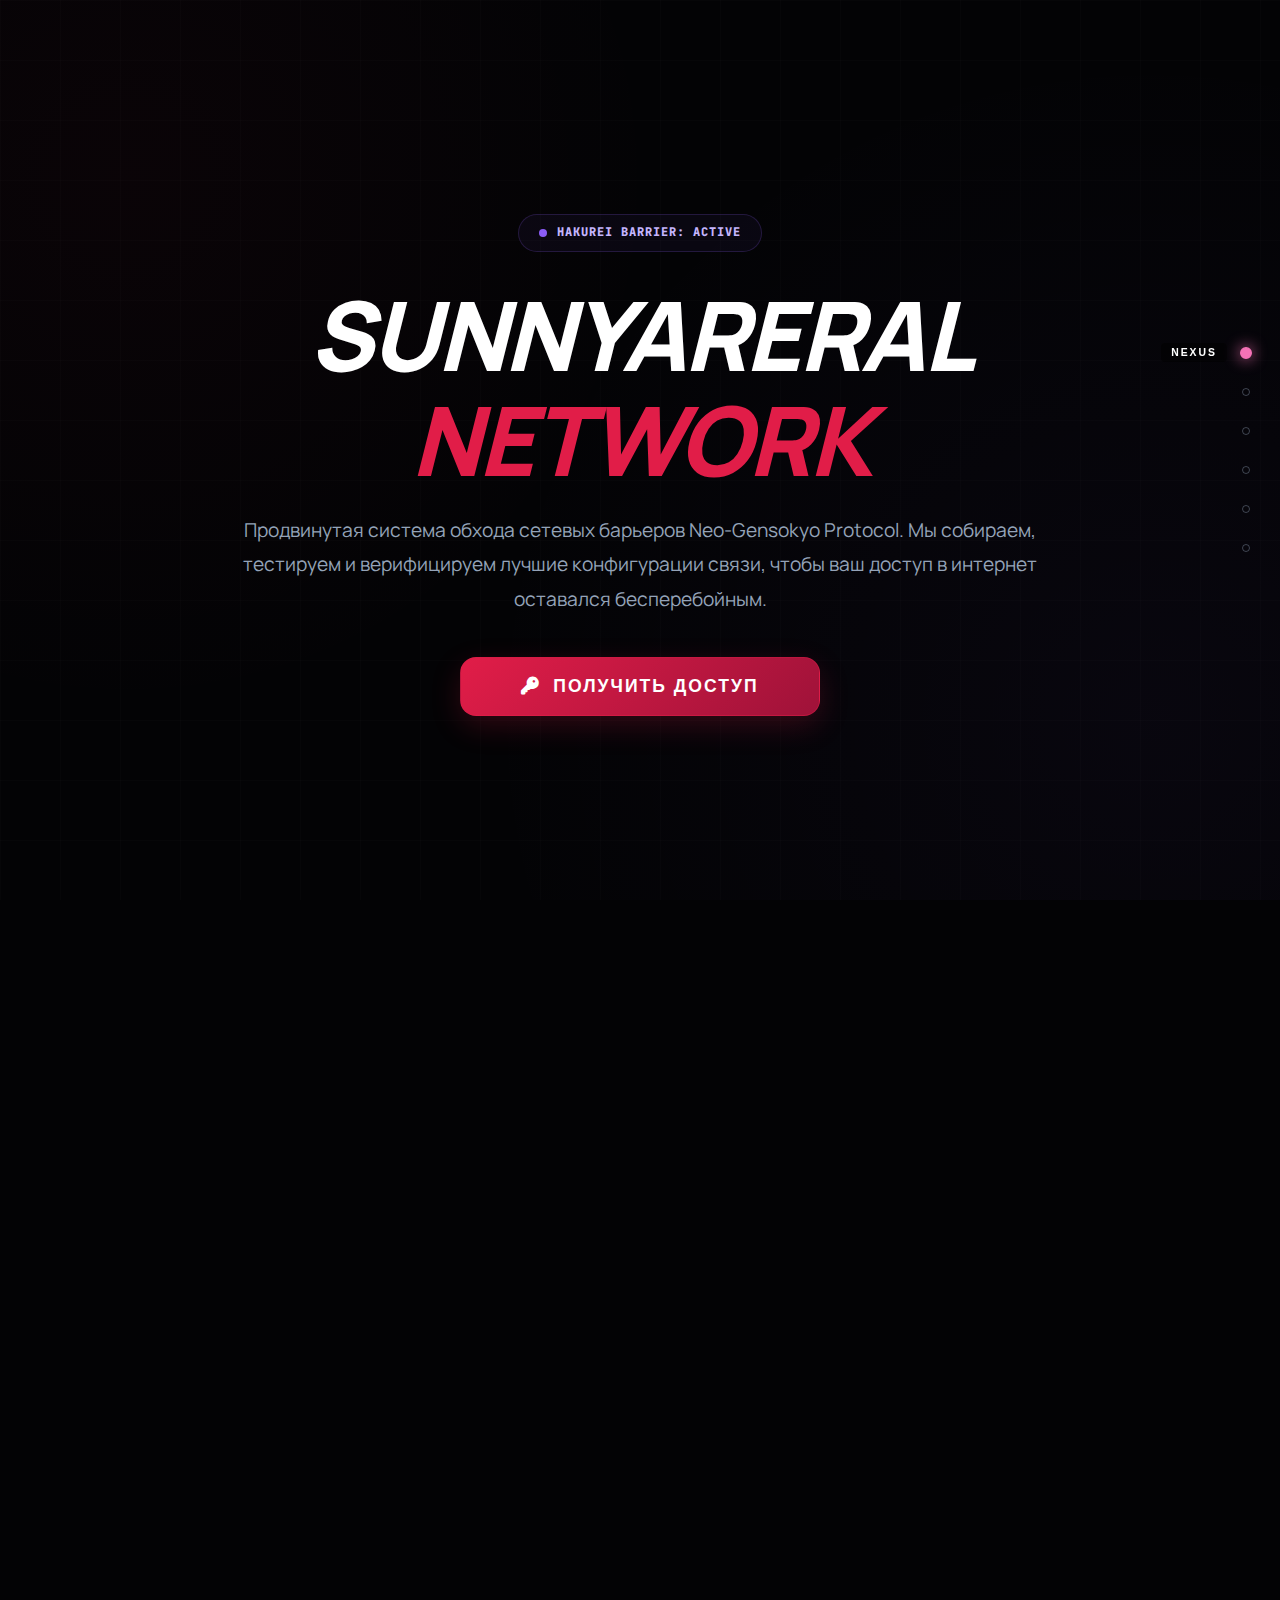
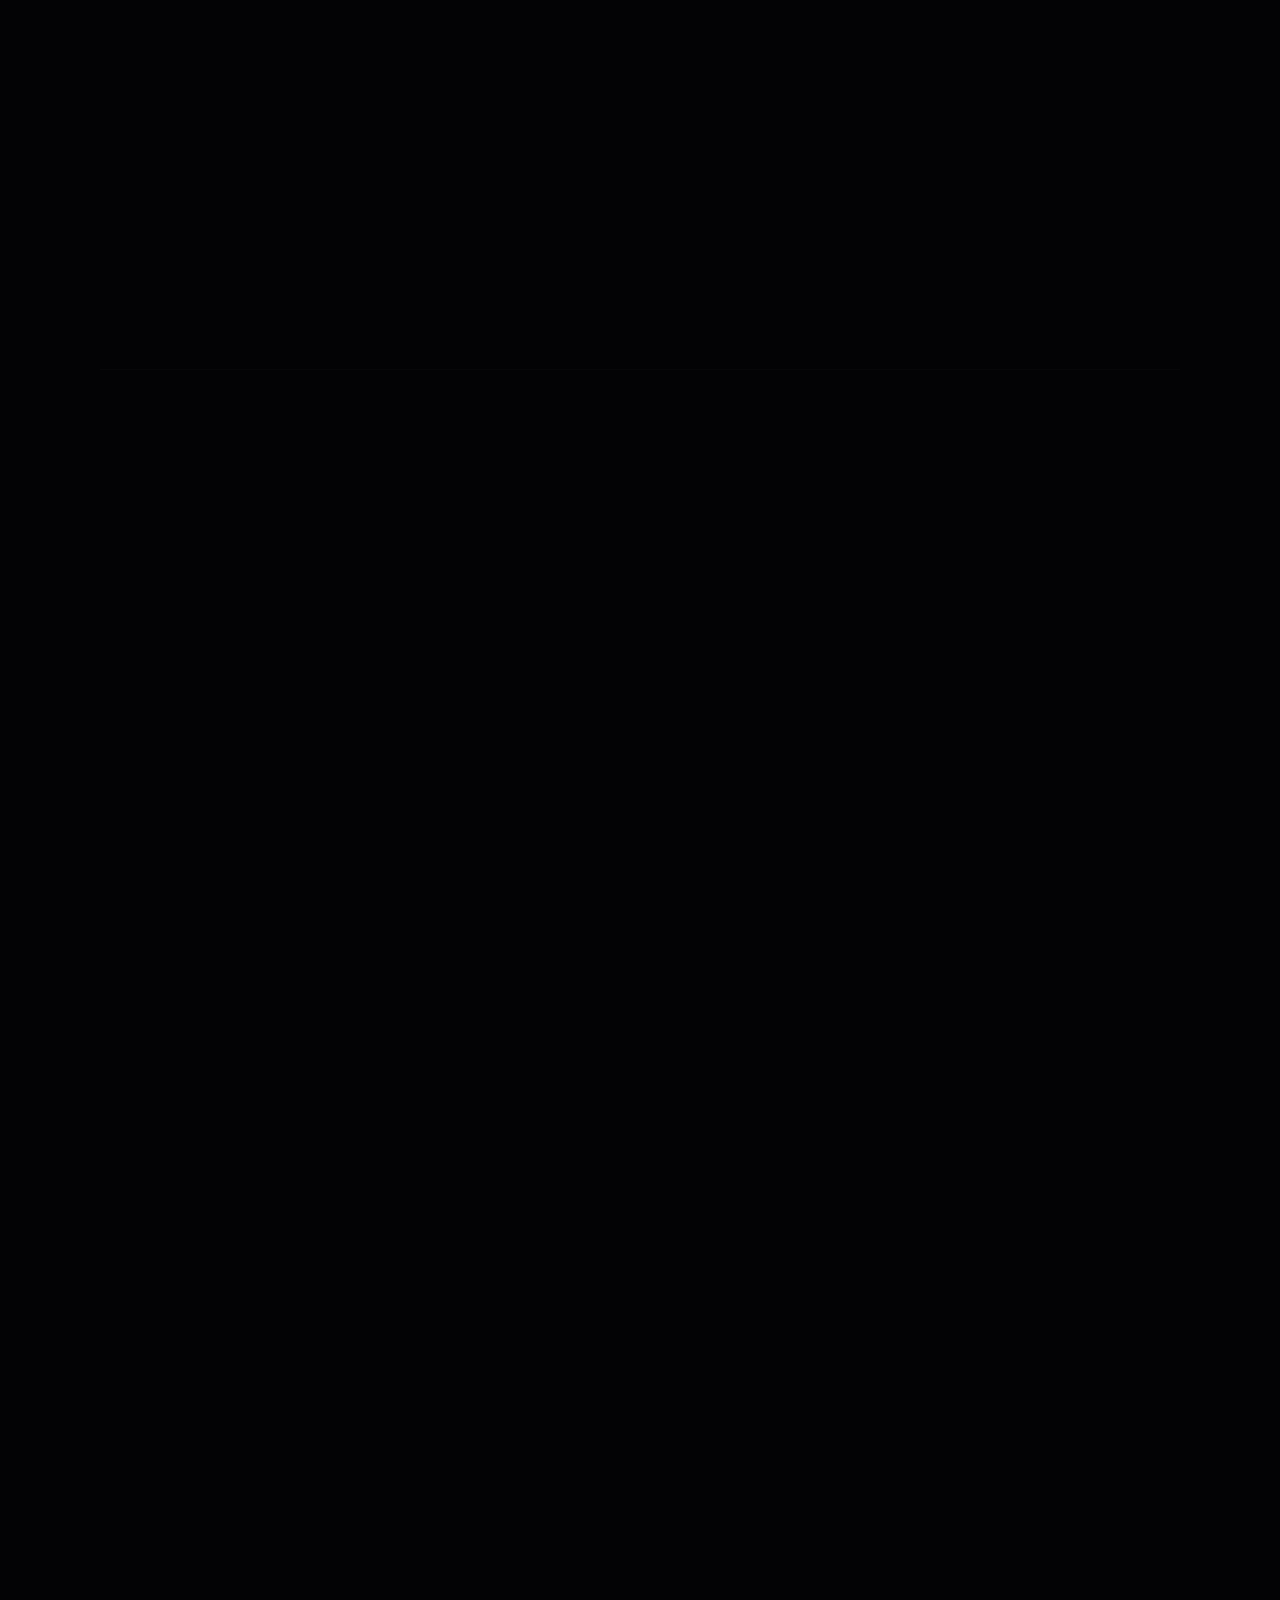
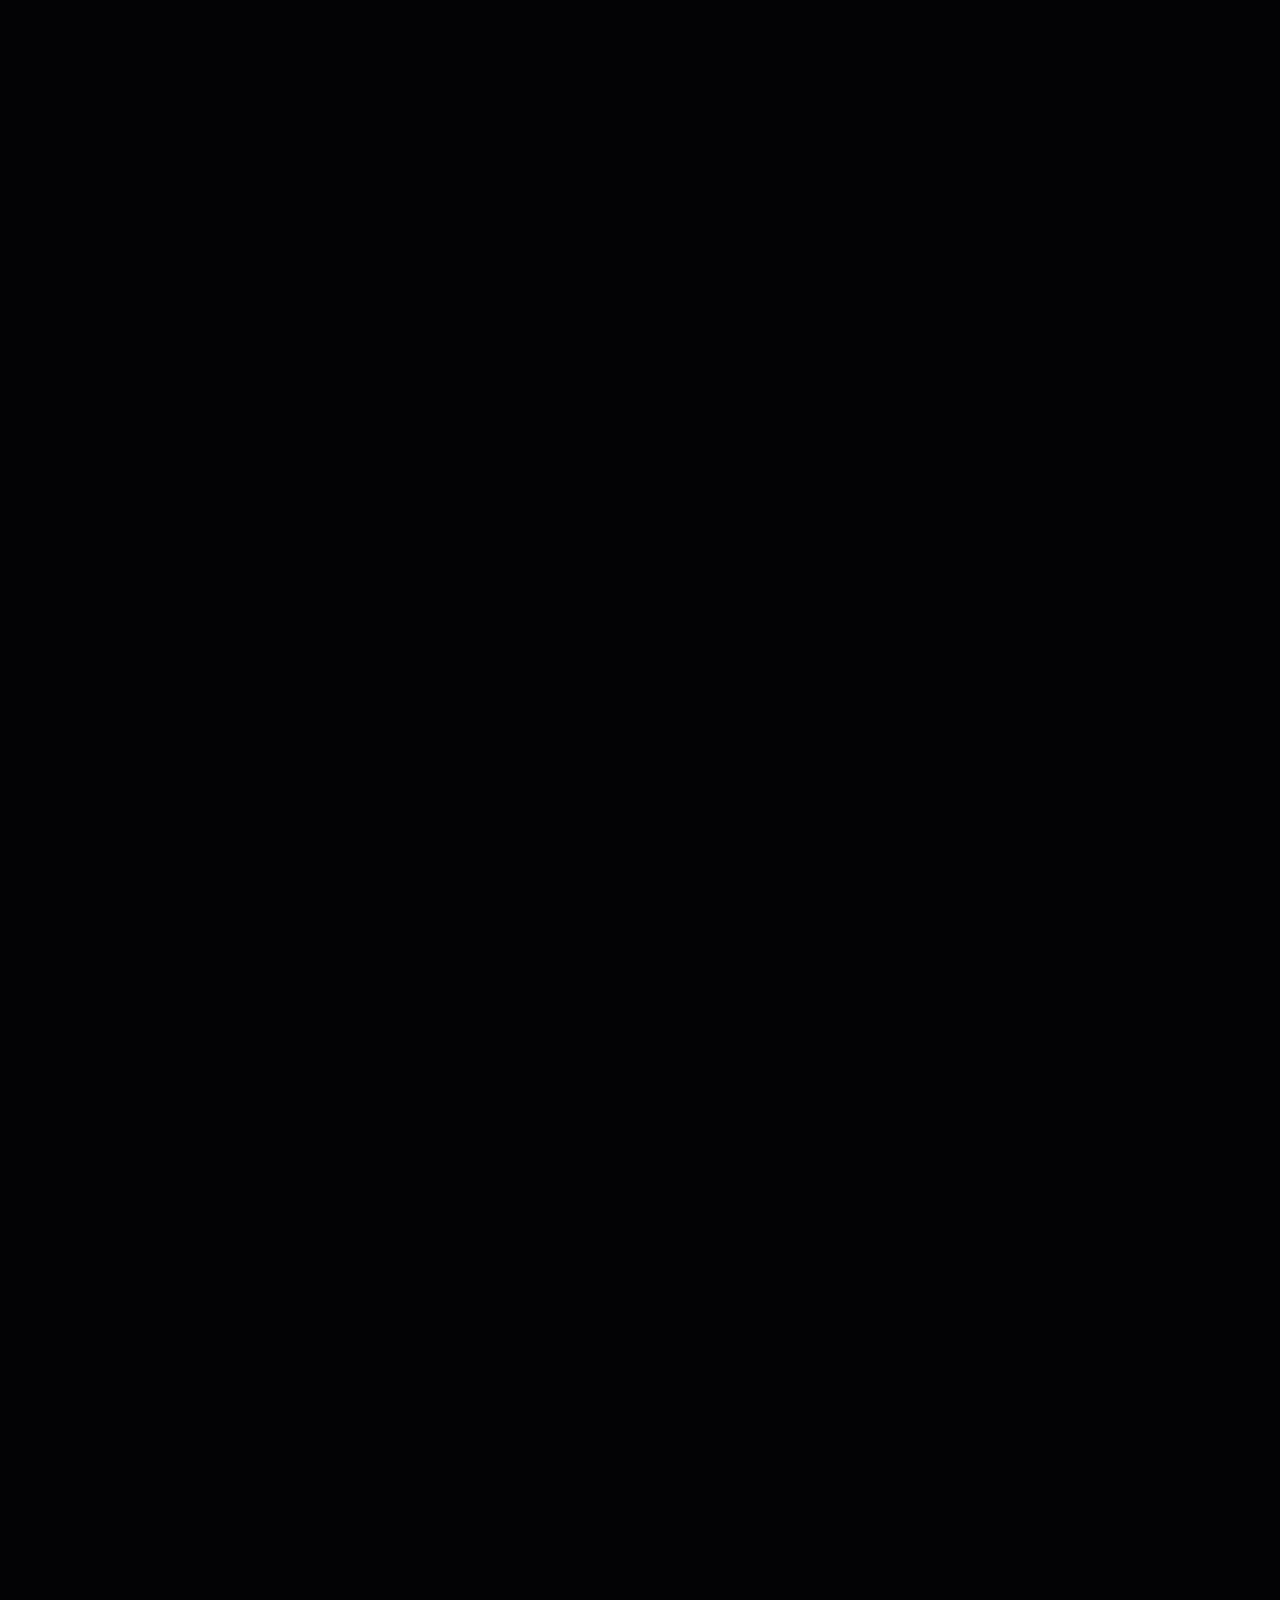
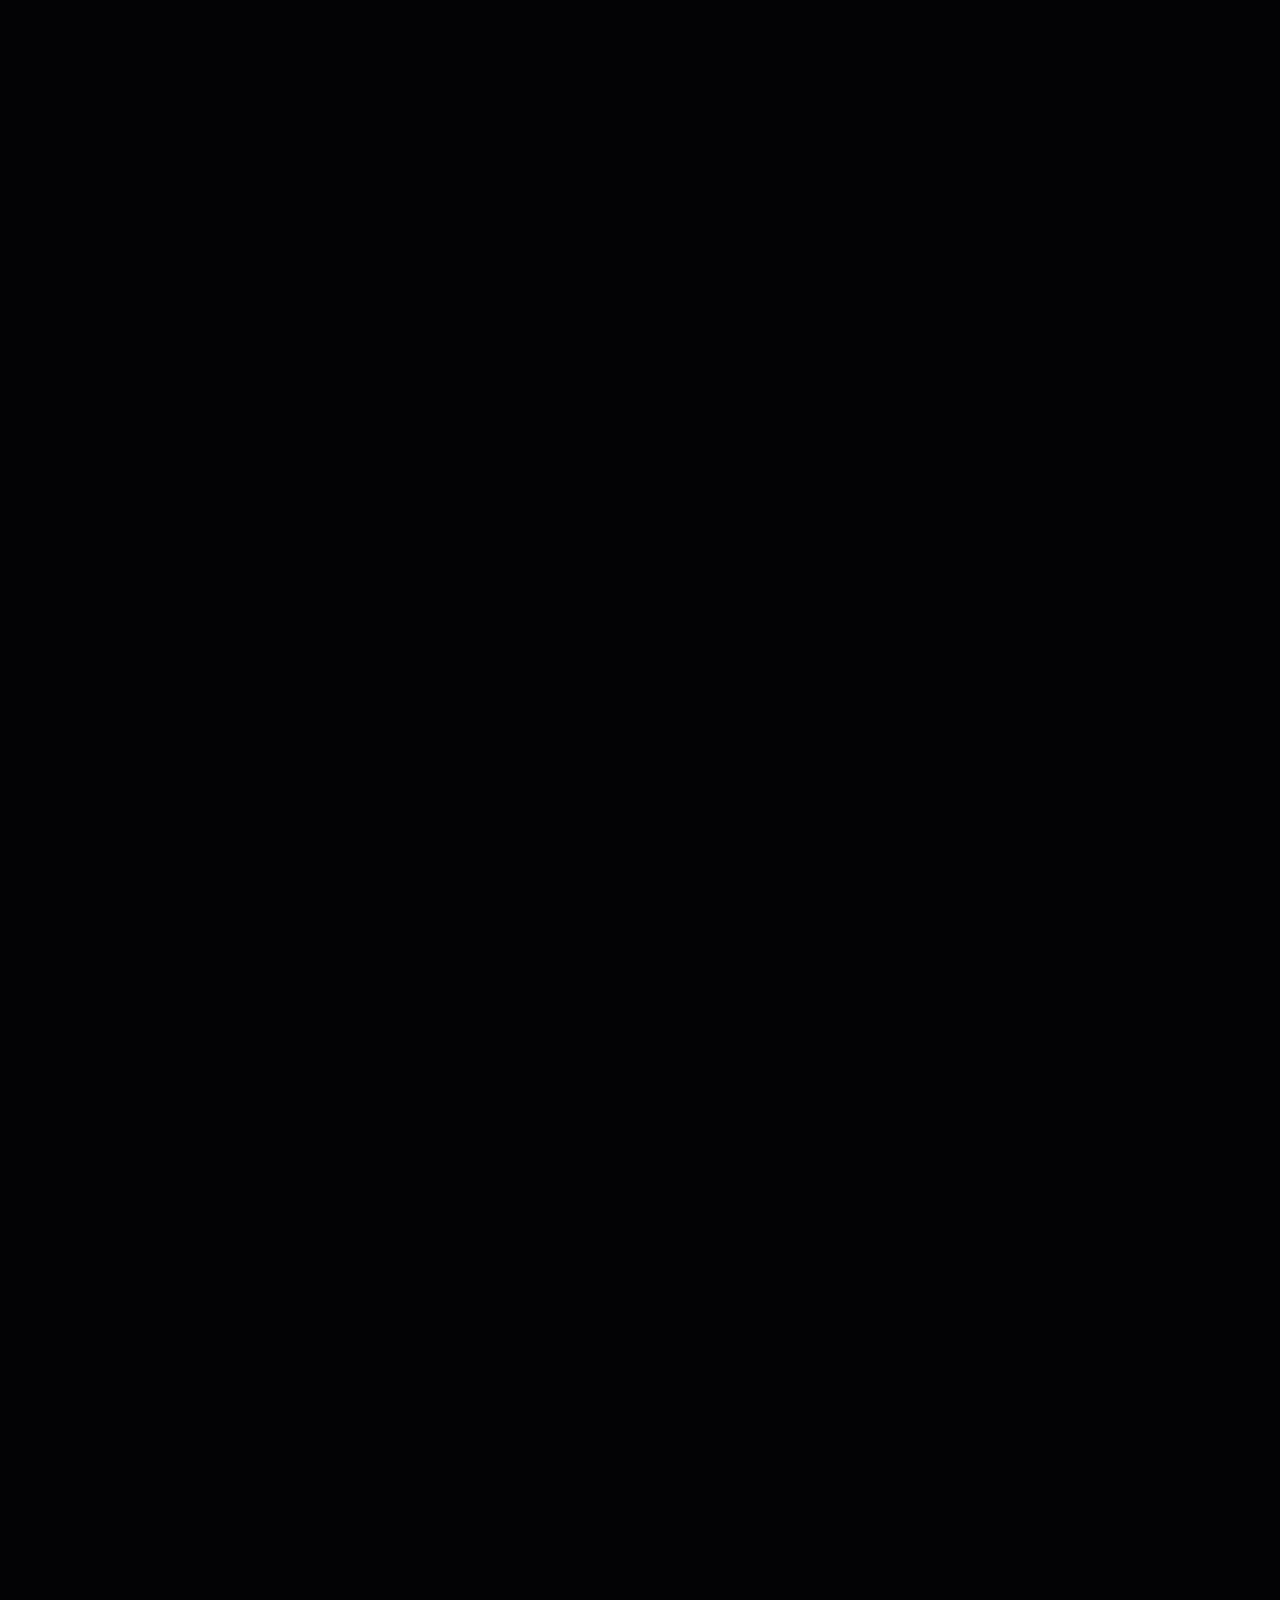
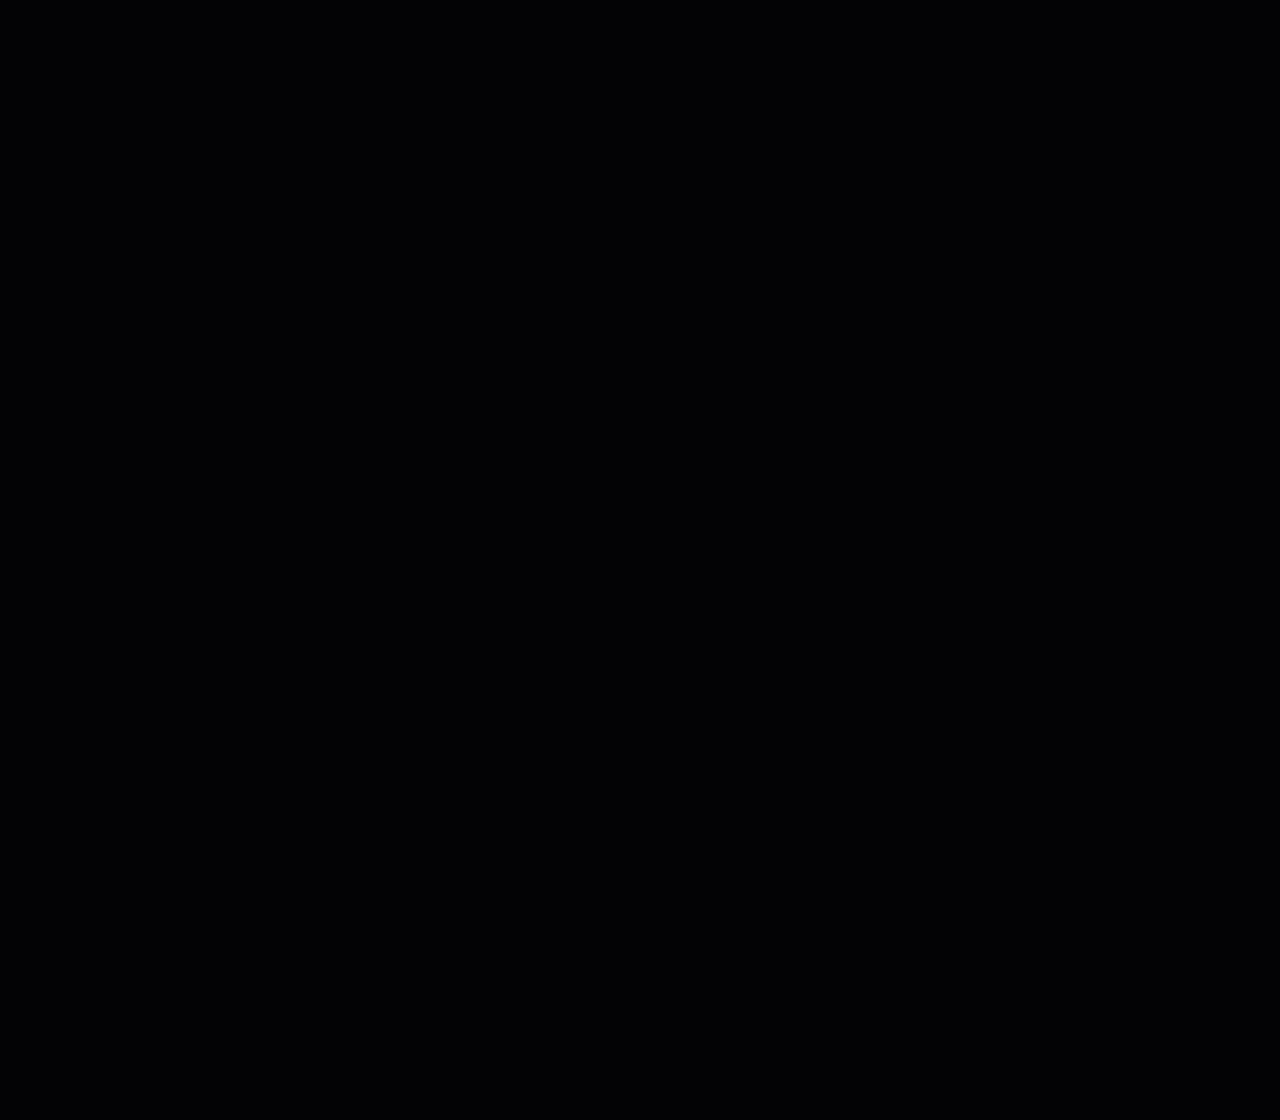
<file: index.html>
<!DOCTYPE html>
<html lang="ru">
<head>
    <meta charset="UTF-8">
    <meta name="viewport" content="width=device-width, initial-scale=1.0, maximum-scale=1.0, user-scalable=no">
    <title>SunnyAreral | Neo-Gensokyo Protocol</title>
    
    <link rel="preconnect" href="https://fonts.googleapis.com">
    <link href="https://fonts.googleapis.com/css2?family=Manrope:wght@300;400;600;800&family=JetBrains+Mono:wght@400;700&display=swap" rel="stylesheet">
    <link rel="stylesheet" href="https://cdnjs.cloudflare.com/ajax/libs/font-awesome/6.4.0/css/all.min.css">

    <style>
        :root {
    /* Premium Dark Cyberpunk Palette */
    --bg-void: #030305;
    --bg-surface: rgba(12, 12, 16, 0.6);
    --bg-card: rgba(18, 18, 24, 0.4);
    --bg-hover: rgba(30, 30, 40, 0.8);
    
    /* Touhou Accents */
    --accent: #f97316; 
    --touhou-red: #e11d48;
    --touhou-purple: #8b5cf6;
    --touhou-sakura: #f472b6;
    
    --cyber-blue: #0ea5e9;
    --cyber-green: #10b981;
    
    --text-main: #ffffff;
    --text-dim: #94a3b8;
    --text-dark: #52525b;
    
    --border: rgba(255, 255, 255, 0.05);
    --border-light: rgba(139, 92, 246, 0.2);
    
    --glass-blur: blur(24px);
    --trans: all 0.4s cubic-bezier(0.2, 0.8, 0.2, 1);
}

* { margin: 0; padding: 0; box-sizing: border-box; -webkit-tap-highlight-color: transparent; }

body {
    font-family: 'Manrope', sans-serif;
    background-color: var(--bg-void);
    color: var(--text-main);
    min-height: 100vh;
    display: flex; justify-content: center;
    background-image: 
        radial-gradient(circle at 10% 20%, rgba(225, 29, 72, 0.03) 0%, transparent 40%),
        radial-gradient(circle at 90% 80%, rgba(139, 92, 246, 0.04) 0%, transparent 50%),
        linear-gradient(rgba(255,255,255,0.01) 1px, transparent 1px),
        linear-gradient(90deg, rgba(255,255,255,0.01) 1px, transparent 1px);
    background-size: 100% 100%, 100% 100%, 60px 60px, 60px 60px;
    background-attachment: fixed;
    line-height: 1.6;
    overflow-x: hidden;
    scroll-behavior: smooth;
}

.container { width: 100%; max-width: 1200px; z-index: 10; display: flex; flex-direction: column; padding: 0 clamp(20px, 5vw, 60px); }
h1, h2, h3, h4 { font-weight: 800; letter-spacing: -0.5px; }
.mono { font-family: 'JetBrains Mono', monospace; }
.text-touhou { color: var(--touhou-sakura); }

/* --- ANIMATIONS --- */
.reveal { opacity: 0; transform: translateY(40px); transition: var(--trans); }
.reveal.active { opacity: 1; transform: translateY(0); }

@keyframes pulse-glow { 
    0% { box-shadow: 0 0 10px rgba(139, 92, 246, 0.2); } 
    50% { box-shadow: 0 0 25px rgba(139, 92, 246, 0.5); } 
    100% { box-shadow: 0 0 10px rgba(139, 92, 246, 0.2); } 
}

/* Magic Touhou Animation for Network Text */
@keyframes touhou-magic {
    0%, 100% { text-shadow: 0 0 15px rgba(225, 29, 72, 0.4), 0 0 30px rgba(225, 29, 72, 0.2); transform: translateY(0); }
    50% { text-shadow: 0 0 25px rgba(225, 29, 72, 0.8), 0 0 50px rgba(139, 92, 246, 0.4); transform: translateY(-3px); }
}

/* --- SIDE NAVIGATION --- */
.side-nav {
    position: fixed; right: 30px; top: 50%; transform: translateY(-50%);
    display: flex; flex-direction: column; gap: 20px; z-index: 100;
}
.nav-btn {
    display: flex; align-items: center; justify-content: flex-end; gap: 15px;
    background: none; border: none; cursor: pointer; opacity: 0.4; transition: var(--trans);
}
.nav-btn:hover, .nav-btn.active { opacity: 1; }
.nav-label {
    font-size: 0.65rem; text-transform: uppercase; letter-spacing: 2px; font-weight: 800;
    color: #fff; background: rgba(0,0,0,0.5); padding: 4px 10px; border-radius: 4px;
    opacity: 0; transform: translateX(10px); transition: var(--trans); pointer-events: none;
}
.nav-btn:hover .nav-label, .nav-btn.active .nav-label { opacity: 1; transform: translateX(0); }
.nav-dot {
    width: 8px; height: 8px; border-radius: 50%; background: transparent; border: 1px solid var(--text-dim); transition: var(--trans);
}
.nav-btn.active .nav-dot {
    background: var(--touhou-sakura); border-color: var(--touhou-sakura); transform: scale(1.5); box-shadow: 0 0 10px var(--touhou-sakura);
}

@media (max-width: 1024px) { .side-nav { display: none; } }

/* --- SECTIONS & CARDS --- */
section { 
    min-height: 80vh; 
    display: flex; 
    flex-direction: column; 
    justify-content: center; 
    padding: 60px 0; 
    border-bottom: 1px solid rgba(255,255,255,0.02); 
    scroll-margin-top: 40px;
}
section:last-of-type { border-bottom: none; }

.glass-card { 
    background: var(--bg-card); backdrop-filter: var(--glass-blur); -webkit-backdrop-filter: var(--glass-blur);
    border: 1px solid var(--border); border-radius: 24px; padding: clamp(24px, 4vw, 40px);
    box-shadow: 0 30px 60px rgba(0,0,0,0.4); width: 100%; transition: var(--trans);
}
.glass-card:hover { border-color: rgba(255,255,255,0.1); background: rgba(25, 25, 32, 0.5); }

/* --- HERO --- */
.hero { text-align: center; display: flex; flex-direction: column; align-items: center; justify-content: center; height: 90vh; }
.status-badge {
    display: inline-flex; align-items: center; gap: 10px;
    background: rgba(139, 92, 246, 0.05); border: 1px solid var(--border-light);
    color: #c4b5fd; font-size: 0.75rem; font-weight: 800;
    padding: 8px 20px; border-radius: 100px; margin-bottom: 30px;
    font-family: 'JetBrains Mono', monospace; text-transform: uppercase; letter-spacing: 1px;
}
.status-badge .dot { width: 8px; height: 8px; background: var(--touhou-purple); border-radius: 50%; animation: pulse-glow 2s infinite; }

.hero h1 { font-size: clamp(3rem, 8vw, 6rem); margin-bottom: 20px; line-height: 1.1; letter-spacing: -3px; text-transform: uppercase; font-style: italic;}
.hero h1 span { 
    color: var(--touhou-red); 
    display: inline-block; 
    animation: touhou-magic 4s ease-in-out infinite; 
}
.hero p { color: var(--text-dim); font-size: clamp(1rem, 3vw, 1.2rem); max-width: 800px; margin: 0 auto 40px auto; line-height: 1.8; text-align: center; }

/* --- BUTTONS --- */
.btn-primary {
    background: linear-gradient(135deg, var(--touhou-red), #9f1239);
    color: #fff; border: 1px solid rgba(225, 29, 72, 0.4);
    padding: 18px 40px; border-radius: 16px;
    font-weight: 800; font-size: 1.1rem; cursor: pointer;
    display: inline-flex; align-items: center; justify-content: center; gap: 12px;
    transition: var(--trans); text-decoration: none; text-transform: uppercase; letter-spacing: 2px;
    box-shadow: 0 10px 30px rgba(225, 29, 72, 0.2); width: 100%; max-width: 360px;
}
.btn-primary:hover { transform: translateY(-3px); box-shadow: 0 15px 40px rgba(225, 29, 72, 0.4); filter: brightness(1.1); }

.btn-secondary {
    background: rgba(0,0,0,0.3); border: 1px solid var(--border);
    color: var(--text-main); padding: 14px 24px; border-radius: 12px;
    font-weight: 700; font-size: 0.95rem; cursor: pointer;
    display: inline-flex; align-items: center; justify-content: center; gap: 10px;
    text-decoration: none; transition: var(--trans);
}
.btn-secondary:hover { background: var(--bg-hover); border-color: var(--touhou-purple); color: #fff; }

/* --- DASHBOARD GRID --- */
.grid-layout { display: grid; grid-template-columns: 1fr; gap: 30px; align-items: start; }
@media (min-width: 950px) { .grid-layout { grid-template-columns: 360px 1fr; } }

.dashboard { display: flex; flex-direction: column; gap: 16px; position: sticky; top: 40px; }
.stat-panel { background: rgba(0,0,0,0.4); border: 1px solid var(--border); border-radius: 16px; padding: 24px; }
.stat-title { font-size: 0.7rem; color: var(--text-dim); text-transform: uppercase; letter-spacing: 2px; font-weight: 800; display: flex; align-items: center; gap: 10px; margin-bottom: 8px;}
.stat-value { font-size: clamp(2rem, 5vw, 2.5rem); font-weight: 800; font-family: 'JetBrains Mono', monospace; line-height: 1;}
.stat-value span { font-size: 0.9rem; color: var(--text-dark); margin-left: 6px; font-family: 'Manrope', sans-serif; text-transform: uppercase;}

.sys-log {
    background: #050505; border: 1px solid var(--border); border-radius: 16px; padding: 20px;
    font-family: 'JetBrains Mono', monospace; font-size: 0.75rem; color: var(--text-dim);
    display: flex; flex-direction: column; gap: 10px;
}
.sys-log .line span { color: var(--text-main); }
.sys-log .line .magic { color: var(--touhou-sakura); text-shadow: 0 0 10px rgba(244, 114, 182, 0.4); }

/* --- TABS & APPS --- */
.tabs { 
    display: flex; background: rgba(0,0,0,0.4); padding: 8px; 
    border-radius: 16px; border: 1px solid var(--border); margin-bottom: 30px; 
    overflow-x: auto; scrollbar-width: none;
}
.tabs::-webkit-scrollbar { display: none; }
.tab-btn {
    flex: 1; min-width: 100px; background: transparent; border: none; color: var(--text-dim);
    padding: 14px 10px; border-radius: 12px; font-weight: 800; font-size: 0.85rem; text-transform: uppercase; letter-spacing: 1px;
    cursor: pointer; transition: var(--trans); display: flex; align-items: center; justify-content: center; gap: 8px;
}
.tab-btn.active { background: rgba(255,255,255,0.05); color: #fff; border: 1px solid var(--border-light); }

.app-grid { display: grid; grid-template-columns: repeat(auto-fit, minmax(90px, 1fr)); gap: 15px; margin-bottom: 24px; }
.app-card {
    background: rgba(0,0,0,0.3); border: 1px solid var(--border);
    border-radius: 16px; padding: 20px 10px; cursor: pointer;
    display: flex; flex-direction: column; align-items: center; gap: 12px; transition: var(--trans); text-align: center;
}
.app-card:hover { background: rgba(255,255,255,0.02); transform: translateY(-3px); border-color: rgba(255,255,255,0.1); }
.app-card.selected { border-color: var(--touhou-purple); background: rgba(139, 92, 246, 0.1); box-shadow: 0 10px 20px rgba(139, 92, 246, 0.1); }
.app-card.selected .app-icon { color: var(--touhou-sakura); transform: scale(1.15); }
.app-icon { font-size: 2rem; color: var(--text-dim); transition: var(--trans); }
.app-name { font-weight: 800; font-size: 0.75rem; letter-spacing: 0.5px; text-transform: uppercase; }

/* --- TEXT BLOCKS & TYPOGRAPHY --- */
.content-section h2 { font-size: 2rem; color: #fff; margin-bottom: 24px; display: flex; align-items: center; gap: 16px; font-style: italic; text-transform: uppercase; letter-spacing: -1px;}
.content-section h2 i { color: var(--touhou-purple); font-size: 1.8rem; }

.text-block { font-size: 1.05rem; color: var(--text-dim); line-height: 1.8; }
.text-block p { margin-bottom: 20px; }
.text-block p:last-child { margin-bottom: 0; }
.text-block b, .text-block strong { color: #fff; }
.text-block i { color: var(--touhou-sakura); }
.text-block ul, .text-block ol { padding-left: 20px; margin-bottom: 20px; display: flex; flex-direction: column; gap: 12px; }
.text-block li::marker { color: var(--touhou-purple); font-weight: 900; }
.text-block blockquote { 
    border-left: 4px solid var(--touhou-red); padding-left: 20px; font-style: italic; 
    background: rgba(225, 29, 72, 0.05); border-radius: 0 12px 12px 0; padding: 20px; 
    margin-bottom: 20px; color: var(--text-main); font-size: 0.95rem;
}

/* --- CYBER TABLE --- */
.cyber-table {
    width: 100%; border-collapse: separate; border-spacing: 0; margin-top: 20px; margin-bottom: 20px;
    font-size: 0.95rem; border-radius: 16px; overflow: hidden;
    border: 1px solid var(--border); background: rgba(0,0,0,0.2);
}
.cyber-table th, .cyber-table td { padding: 20px; text-align: left; border-bottom: 1px solid var(--border); border-right: 1px solid var(--border); line-height: 1.6; }
.cyber-table th:last-child, .cyber-table td:last-child { border-right: none; }
.cyber-table tr:last-child td { border-bottom: none; }
.cyber-table th { background: rgba(139, 92, 246, 0.05); color: #fff; font-weight: 800; text-transform: uppercase; letter-spacing: 1px; }

/* --- INSTRUCTIONS LIST --- */
.instruction-box { background: rgba(0,0,0,0.3); border: 1px solid var(--border); border-radius: 16px; padding: clamp(20px, 4vw, 30px); }
.step-list { display: flex; flex-direction: column; gap: 16px; counter-reset: steps; margin-top: 20px; }
.step-item { position: relative; padding-left: 44px; font-size: 1rem; color: var(--text-main); line-height: 1.6; }
.step-item::before {
    counter-increment: steps; content: counter(steps);
    position: absolute; left: 0; top: -2px; width: 30px; height: 30px;
    background: rgba(244, 114, 182, 0.1); border: 1px solid var(--touhou-sakura); border-radius: 50%;
    display: flex; align-items: center; justify-content: center;
    font-size: 0.85rem; font-weight: 900; color: var(--touhou-sakura); font-family: 'JetBrains Mono', monospace;
}
.step-item code { background: rgba(255,255,255,0.05); padding: 4px 8px; border-radius: 6px; font-size: 0.85rem; color: var(--cyber-blue); border: 1px solid var(--border); font-family: 'JetBrains Mono', monospace;}

/* --- SUB CARDS --- */
.sub-grid { display: grid; grid-template-columns: 1fr; gap: 16px; }
.sub-card {
    background: rgba(0,0,0,0.4); border: 1px solid var(--border); border-radius: 16px; padding: 20px;
    cursor: pointer; transition: var(--trans); display: flex; flex-direction: column; gap: 10px; position: relative; overflow: hidden;
}
.sub-card::before { content: ''; position: absolute; top: 0; left: 0; width: 4px; height: 100%; background: transparent; transition: 0.4s; }
.sub-card:hover { transform: translateX(5px); background: rgba(255,255,255,0.02); }

.sub-card.reality { border-color: rgba(139, 92, 246, 0.3); }
.sub-card.reality::before { background: var(--touhou-purple); }
.sub-card.reality:hover { border-color: var(--touhou-purple); box-shadow: 0 0 30px rgba(139, 92, 246, 0.15); }

.sub-card.fast { border-color: rgba(16, 185, 129, 0.3); }
.sub-card.fast::before { background: var(--cyber-green); }
.sub-card.fast:hover { border-color: var(--cyber-green); box-shadow: 0 0 30px rgba(16, 185, 129, 0.15); }

.sub-card.mix { border-color: rgba(225, 29, 72, 0.3); }
.sub-card.mix::before { background: var(--touhou-red); }
.sub-card.mix:hover { border-color: var(--touhou-red); box-shadow: 0 0 30px rgba(225, 29, 72, 0.15); }

.sub-header { display: flex; justify-content: space-between; align-items: flex-start; gap: 10px; flex-wrap: wrap; }
.sub-title { font-weight: 800; font-size: 1.2rem; color: #fff; display: flex; align-items: center; gap: 10px; }
.sub-badge { font-size: 0.65rem; padding: 6px 10px; border-radius: 8px; font-weight: 900; text-transform: uppercase; letter-spacing: 1px; white-space: nowrap; }
.badge-reality { background: rgba(139, 92, 246, 0.15); color: #c4b5fd; border: 1px solid rgba(139, 92, 246, 0.3); }
.badge-fast { background: rgba(16, 185, 129, 0.15); color: #6ee7b7; border: 1px solid rgba(16, 185, 129, 0.3); }
.badge-mix { background: rgba(225, 29, 72, 0.15); color: #fda4af; border: 1px solid rgba(225, 29, 72, 0.3); }
.sub-desc { font-size: 0.9rem; color: var(--text-dim); line-height: 1.5; }
.sub-tech { font-family: 'JetBrains Mono', monospace; font-size: 0.75rem; color: var(--text-dark); margin-top: 6px; font-weight: 700;}

/* --- MODALS --- */
.modal-overlay {
    position: fixed; top: 0; left: 0; width: 100vw; height: 100vh;
    background: rgba(0, 0, 0, 0.9); backdrop-filter: blur(15px); -webkit-backdrop-filter: blur(15px);
    display: flex; justify-content: center; align-items: center;
    z-index: 1000; opacity: 0; pointer-events: none; transition: var(--trans); padding: 20px;
}
.modal-overlay.active { opacity: 1; pointer-events: all; }
.modal {
    background: #0a0a0c; border: 1px solid var(--border-light); border-radius: 24px; 
    width: calc(100% - 20px); max-width: 600px;
    transform: translateY(30px) scale(0.95); transition: var(--trans);
    box-shadow: 0 40px 80px rgba(0,0,0,0.8), 0 0 0 1px rgba(139, 92, 246, 0.1) inset; 
    display: flex; flex-direction: column; max-height: 85vh;
}
.modal-overlay.active .modal { transform: translateY(0) scale(1); }
.modal-header { 
    padding: 24px; border-bottom: 1px solid var(--border); 
    display: flex; justify-content: space-between; align-items: center; 
    background: rgba(139, 92, 246, 0.03); border-radius: 24px 24px 0 0;
}
.modal-title { font-size: 1.3rem; font-weight: 800; display: flex; align-items: center; gap: 12px; color: #fff; text-transform: uppercase; letter-spacing: -0.5px;}
.btn-close { 
    background: rgba(255,255,255,0.05); border: 1px solid var(--border); border-radius: 50%; 
    width: 40px; height: 40px; color: var(--text-dim); cursor: pointer; transition: 0.3s; 
    display: flex; justify-content: center; align-items: center;
}
.btn-close:hover { background: var(--touhou-red); color: #fff; border-color: var(--touhou-red); transform: rotate(90deg); }
.modal-body { padding: 24px; overflow-y: auto; }

/* RULES LIST */
.rule-list { display: flex; flex-direction: column; gap: 16px; margin-bottom: 30px; }
.rule-item { 
    display: flex; align-items: flex-start; gap: 20px;
    background: rgba(0,0,0,0.3); padding: 20px; border-radius: 16px; border: 1px solid var(--border); 
}
.rule-icon { font-size: 1.5rem; margin-top: 2px; }
.rule-item h4 { color: #fff; font-size: 1.05rem; margin-bottom: 8px; line-height: 1.2; }
.rule-item p { color: var(--text-dim); font-size: 0.9rem; line-height: 1.5; }

/* --- TOAST --- */
.toast {
    position: fixed; bottom: 40px; left: 50%; transform: translateX(-50%) translateY(100px);
    background: var(--touhou-purple); color: #fff; padding: 16px 32px;
    border-radius: 100px; font-weight: 800; font-size: 1rem; border: 1px solid rgba(255,255,255,0.2);
    box-shadow: 0 15px 40px rgba(139, 92, 246, 0.4); transition: all 0.5s cubic-bezier(0.68, -0.55, 0.265, 1.55);
    z-index: 2000; opacity: 0; display: flex; align-items: center; gap: 12px;
}
.toast.show { transform: translateX(-50%) translateY(0); opacity: 1; }

/* --- STRICT LEGAL DISCLAIMER --- */
.disclaimer-block {
    background: #000;
    border: 1px solid #333;
    padding: 30px;
    border-radius: 12px;
    font-family: 'Inter', 'Segoe UI', sans-serif;
    font-size: 0.85rem;
    color: #888;
    line-height: 1.6;
    text-align: left;
}
.disclaimer-block h4 {
    color: #fff;
    font-size: 1.2rem;
    text-transform: uppercase;
    letter-spacing: 1px;
    margin-bottom: 20px;
    text-align: center;
    font-weight: 800;
}
.disclaimer-block p {
    margin-bottom: 12px;
}
.disclaimer-block p:last-child {
    margin-bottom: 0;
}
.disclaimer-block b {
    color: #ccc;
    font-weight: 700;
}

.footer { text-align: center; color: var(--text-dark); font-size: 0.9rem; padding: 40px 0; font-weight: 700; }
.footer a { color: var(--text-dim); text-decoration: none; transition: 0.3s; border-bottom: 1px solid var(--border); padding-bottom: 2px;}
.footer a:hover { color: var(--touhou-sakura); border-color: var(--touhou-sakura); }

    </style>
</head>
<body>

    <!-- БОКОВАЯ НАВИГАЦИЯ -->
    <nav class="side-nav">
        <button class="nav-btn active" data-target="home">
            <span class="nav-label">Nexus</span>
            <div class="nav-dot"></div>
        </button>
        <button class="nav-btn" data-target="about">
            <span class="nav-label">О проекте</span>
            <div class="nav-dot"></div>
        </button>
        <button class="nav-btn" data-target="guide">
            <span class="nav-label">Гайд</span>
            <div class="nav-dot"></div>
        </button>
        <button class="nav-btn" data-target="theory_bs">
            <span class="nav-label">БС vs ЧС</span>
            <div class="nav-dot"></div>
        </button>
        <button class="nav-btn" data-target="theory_isp">
            <span class="nav-label">Приватность</span>
            <div class="nav-dot"></div>
        </button>
        <button class="nav-btn" data-target="contacts">
            <span class="nav-label">Контакты</span>
            <div class="nav-dot"></div>
        </button>
    </nav>

    <div class="container">
        
        <!-- HERO & DASHBOARD SECTION -->
        <section id="home">
            <div class="hero reveal active">
                <div class="status-badge"><div class="dot"></div> Hakurei Barrier: Active</div>
                <h1>SunnyAreral <span>Network</span></h1>
                <p>
                    Продвинутая система обхода сетевых барьеров Neo-Gensokyo Protocol. 
                    Мы собираем, тестируем и верифицируем лучшие конфигурации связи, 
                    чтобы ваш доступ в интернет оставался бесперебойным.
                </p>
                <button class="btn-primary" onclick="openModal('rules-modal')">
                    <i class="fa-solid fa-key"></i> Получить доступ
                </button>
            </div>

            <div class="grid-layout reveal">
                <div class="glass-card dashboard">
                    <div class="stat-panel">
                        <div class="stat-title"><i class="fa-solid fa-gauge-high"></i> Max Speed</div>
                        <div class="stat-value text-touhou">820<span>Mbps</span></div>
                    </div>
                    <div class="stat-panel">
                        <div class="stat-title"><i class="fa-solid fa-server"></i> Active Nodes</div>
                        <div class="stat-value">2467<span>UP</span></div>
                    </div>
                    
                    <div class="sys-log">
                        <div class="line">> last_sync: <span>02.03 12:29 MSK</span></div>
                        <div class="line">> protocols: <span>VLESS, VMESS, TROJAN, SS, HY2</span></div>
                        <div class="line">> obfuscation: <span class="magic">REALITY_ACTIVE</span></div>
                    </div>

                    <a href="https://t.me/SunnyAreral" target="_blank" class="btn-secondary" style="margin-top: 10px;">
                        <i class="fa-brands fa-telegram"></i> Telegram Форум
                    </a>
                </div>

                <div class="glass-card">
                    <h2 style="margin-bottom: 20px; font-size: 1.3rem;">Руководство по настройке</h2>
                    <p style="color: var(--text-dim); font-size: 0.9rem; margin-bottom: 24px;">Выберите вашу платформу, установите рекомендованный клиент и следуйте инструкциям для активации подписки.</p>
                    
                    <div class="tabs">
                        <button class="tab-btn" id="tab-windows" onclick="switchPlatform('windows')"><i class="fa-brands fa-windows"></i> Windows</button>
                        <button class="tab-btn" id="tab-android" onclick="switchPlatform('android')"><i class="fa-brands fa-android"></i> Android</button>
                        <button class="tab-btn" id="tab-androidtv" onclick="switchPlatform('androidtv')"><i class="fa-solid fa-tv"></i> TV</button>
                        <button class="tab-btn" id="tab-ios" onclick="switchPlatform('ios')"><i class="fa-brands fa-apple"></i> iOS</button>
                        <button class="tab-btn" id="tab-mac" onclick="switchPlatform('mac')"><i class="fa-solid fa-laptop"></i> Mac</button>
                        <button class="tab-btn" id="tab-linux" onclick="switchPlatform('linux')"><i class="fa-brands fa-linux"></i> Linux</button>
                    </div>

                    <div class="instruction-box">
                        <div style="display: flex; justify-content: space-between; align-items: center; margin-bottom: 16px;">
                            <h3 style="font-size: 1rem;">1. Выбор клиента</h3>
                        </div>
                        <div class="app-grid" id="app-grid"></div>
                        <a href="#" target="_blank" id="download-btn" class="btn-secondary" style="width: 100%; border-color: var(--border-light);">
                            <span><i class="fa-solid fa-download" style="margin-right: 8px; color: var(--touhou-sakura)"></i> Скачать <b id="app-name-display">App</b></span> 
                        </a>

                        <h3 style="font-size: 1rem; margin-top: 30px;">2. Импорт и запуск</h3>
                        <div id="instruction-text"></div>
                    </div>
                </div>
            </div>
        </section>

        <!-- О ПРОЕКТЕ -->
        <section id="about" class="content-section reveal">
            <div class="glass-card">
                <h2><i class="fa-solid fa-circle-info"></i> Описание проекта</h2>
                <div class="text-block">
                    <p><b>SunnyAreral Network</b> — это независимая технологическая инициатива, созданная для обеспечения стабильного доступа к информации в условиях жесткой сетевой цензуры и работы систем глубокой фильтрации трафика (DPI/ТСПУ).</p>
                    <p>Проект представляет собой автоматизированный агрегатор и верификатор публичных VPN-конфигураций. Мы не просто собираем ссылки, мы подвергаем их многоступенчатой проверке. Каждые несколько часов наш матричный движок сканирует десятки тысяч узлов (<code>VLESS</code>, <code>VMess</code>, <code>Trojan</code>, <code>Shadowsocks</code>, <code>Hysteria2</code>), отсеивая до 98% мусора, нерабочих серверов и "пустышек".</p>
                    <p><b>Почему это важно сегодня?</b><br>
                    Классические протоколы (OpenVPN, WireGuard, L2TP) практически полностью блокируются по паттернам трафика. Платные и бесплатные сервисы на их базе становятся бесполезны. Наша коллекция фокусируется на современных методах обфускации (маскировки), таких как <code>VLESS Reality</code> и <code>XHTTP</code>, которые мимикрируют под обычный HTTPS-трафик, делая ваше соединение невидимым для провайдера.</p>
                    <p>Весь процесс полностью прозрачен: скрипт проводит реальные тесты на доступность из разных точек, замеряет задержку и проверяет пропускную способность (загрузка 50MB чанков). В итоговые подписки попадают только те узлы, которые гарантированно "пробивают" барьеры и обеспечивают комфортную скорость.</p>
                </div>
            </div>
        </section>

        <!-- КАК ПОЛЬЗОВАТЬСЯ -->
        <section id="guide" class="content-section reveal">
            <div class="glass-card">
                <h2><i class="fa-solid fa-terminal"></i> Инструкция по эксплуатации</h2>
                <div class="text-block">
                    <p><b>Шаг 1: Получение ссылки</b><br>
                    Нажмите кнопку <b>«Получить доступ»</b> в верхней части сайта. Выберите нужный тип подписки (БС — для обхода жестких блокировок, ЧС — для максимальной скорости в обычном режиме) и скопируйте ссылку. 
                    <br><i>Внимание: в клиент нужно вставлять именно URL-ссылку, а не копировать текст из файла.</i></p>

                    <p><b>Шаг 2: Настройка автоматизации</b><br>
                    После добавления подписки в ваш клиент (v2rayNG, Throne, Nekobox и др.), перейдите в её настройки и <b>включите автообновление</b>. Публичные серверы крайне нестабильны и могут "жить" от нескольких часов до пары дней. Рекомендуемый интервал обновления — каждые 4-6 часов. Это гарантирует, что в вашем списке всегда будут только актуальные IP-адреса.</p>

                    <p><b>Шаг 3: Конфигурация безопасности</b><br>
                    В настройках большинства клиентов рекомендуется включить опцию <b>«Разрешить небезопасные / Allow Insecure»</b>. Многие рабочие серверы используют самоподписанные SSL-сертификаты. Без этой галочки клиент будет обрывать соединение в целях безопасности, и вы потеряете значительную часть доступных мощностей.</p>

                    <p><b>Шаг 4: Выбор оптимального узла</b><br>
                    Главный инструмент пользователя — <b>Тест реальной задержки</b> (Latency Test / URL Test). 
                    <blockquote>Не используйте обычный TCP или ICMP пинг — они показывают лишь отклик оборудования, но не работоспособность прокси-туннеля. Только тест задержки через HTTP-запрос (204/Google тест) покажет, проходит ли трафик через барьеры провайдера.</blockquote>
                    Отсортируйте список по результатам теста и выбирайте серверы с минимальным значением (зеленые цифры). Если один узел перестал работать — просто выберите следующий по списку.</p>
                    
                    <p><i>Важное замечание: на многих российских серверах из списка также доступны заблокированные ресурсы. Если ваша цель — только обход ограничений (например, YouTube), не обязательно подключаться к зарубежным узлам с высоким пингом.</i></p>
                </div>
            </div>
        </section>

        <!-- БС vs ЧС -->
        <section id="theory_bs" class="content-section reveal">
            <div class="glass-card">
                <h2><i class="fa-solid fa-yin-yang" style="color: var(--touhou-red);"></i> Граница Фантазии: БС vs ЧС</h2>
                <div class="text-block">
                    <p>Перед активацией выбранной подписки необходимо провести калибровку вашего канала. Откройте <i>Яндекс</i>, <i>ВК</i> или <i>Госуслуги</i>. Если эти порталы не отвечают — барьер между сетями закрыт полностью, у вас нет физического соединения, и никакой протокол здесь не поможет.</p>
                    <p>Если же локальные ресурсы доступны, определите тип действующего на вас барьера и выберите соответствующий маршрут:</p>
                    
                    <table class="cyber-table">
                        <tr>
                            <th style="color: var(--touhou-sakura); border-bottom: 2px solid var(--touhou-sakura);">ЧЕРНЫЕ СПИСКИ (ЧС)</th>
                            <th style="color: var(--touhou-purple); border-bottom: 2px solid var(--touhou-purple);">БЕЛЫЕ СПИСКИ (БС)</th>
                        </tr>
                        <tr>
                            <td><b>Философия:</b> «Разрешено всё, что не запрещено». Вы находитесь в стандартной реальности.</td>
                            <td><b>Философия:</b> «Запрещено всё, что не разрешено». Жесткий барьер фильтрации.</td>
                        </tr>
                        <tr>
                            <td><b>Состояние сети:</b> Кабельный интернет или мобильный без жестких "блэкаутов". Google, Telegram и App Store открываются без помощи извне.</td>
                            <td><b>Состояние сети:</b> Тотальная изоляция на мобильных сетях. Доступны только утвержденные регулятором сайты (белый список).</td>
                        </tr>
                        <tr>
                            <td><b>Целевые данные:</b> Максимальная скорость для тяжелого <i>Danmaku</i>-трафика: YouTube 4K, стриминг, Discord, социальные сети.</td>
                            <td><b>Целевые данные:</b> Скрытое проникновение через "Gaps" (границы). Задача — доставить сообщение в мессенджере или прочитать почту.</td>
                        </tr>
                        <tr>
                            <td><b>Рекомендуемые подписки:</b> <code>Hysteria2</code>, <code>Shadowsocks</code>, <code>VLESS</code>. Главный приоритет — чистая мощность.</td>
                            <td><b>Рекомендуемые подписки:</b> Только <code>VLESS Reality</code>. Трафик полностью маскируется под легальные сервисы.</td>
                        </tr>
                    </table>
                    
                    <blockquote>
                        <i class="fa-solid fa-wand-magic-spark"></i> <b>Совет мудреца:</b> Не тратьте ресурсы Reality-узлов из «Обхода БС» для повседневного просмотра видео, если на вас не наложены жесткие ограничения. Берегите эти маршруты для тех, кто находится в зоне полной изоляции.
                    </blockquote>
                </div>
            </div>
        </section>

        <!-- ПРОВАЙДЕРЫ И DOH -->
        <section id="theory_isp" class="content-section reveal">
            <div class="glass-card">
                <h2><i class="fa-solid fa-eye-slash" style="color: var(--touhou-purple);"></i> Иллюзия наблюдения: что видит провайдер?</h2>
                <div class="text-block">
                    <p>Существует миф, что интернет-провайдер — это "всевидящее око", которое читает вашу переписку и видит каждое движение. В реальности, благодаря повсеместному шифрованию <b>HTTPS</b> (TLS), ваше соединение надежно защищено.</p>
                    
                    <p><b>Что провайдер видит на самом деле:</b></p>
                    <ul>
                        <li><b>Конечный IP-адрес:</b> Он знает, к какому серверу вы обращаетесь.</li>
                        <li><b>Название домена (через SNI):</b> При установке связи название сайта (например, <code>google.com</code>) передается открытым текстом. Это позволяет провайдерам блокировать ресурсы по спискам.</li>
                        <li><b>Объем и время трафика:</b> Он видит "вес" передаваемых данных, но не их содержимое.</li>
                    </ul>

                    <p><b>Чего он НЕ видит КАТЕГОРИЧЕСКИ:</b> Конкретные страницы, которые вы открываете внутри сайта, ваши поисковые запросы, сообщения в чатах или видео, которые вы смотрите. Для него всё это — зашифрованный черный ящик.</p>

                    <p style="margin-top: 25px;"><b><i class="fa-solid fa-scroll"></i> Гримуар DNS-over-HTTPS (DoH)</b></p>
                    <p>Обычный DNS — это как открытая записка: "Я хочу пойти на сайт X". Провайдер перехватывает её и блокирует доступ. <b>DoH</b> прячет этот запрос внутрь стандартного HTTPS, делая ваш выбор домена невидимым для локального цензора.</p>
                    
                    <p><b>Проверенные серверы DoH для настройки в браузере или системе:</b></p>
                    <ul>
                        <li><code>https://dns.quad9.net/dns-query</code> — <b>Quad9:</b> Максимальная приватность (Швейцария) + автоматическая фильтрация вредоносных узлов.</li>
                        <li><code>https://dns.adguard-dns.com/dns-query</code> — <b>AdGuard:</b> Защитник, который на лету вырезает рекламные трекеры и шпионские скрипты.</li>
                        <li><code>https://dns.cloudflare.com/dns-query</code> — <b>Cloudflare:</b> Самый быстрый и стабильный вариант, база для большинства современных сетей.</li>
                    </ul>

                    <p style="margin-top: 25px;"><b><i class="fa-solid fa-user-ninja"></i> Приватные браузеры: уход от телеметрии</b></p>
                    <p>Даже если ваш канал зашифрован, сам браузер может передавать телеметрию создателям. Для максимальной безопасности используйте инструменты с открытым исходным кодом (Open-Source):</p>
                    <ol>
                        <li><b>Librewolf</b> — Мощно кастомизированный Firefox. Из него вырезаны все модули слежки, а блокировщик <i>uBlock Origin</i> встроен прямо в ядро.</li>
                        <li><b>Ungoogled Chromium</b> — Тот же привычный Chrome, но из которого хирургическим путем удалили все связи с Google и модули сбора данных.</li>
                        <li><b>Cromite</b> — Обязательный артефакт для Android. Позволяет не только блокировать рекламу, но и скрывать "цифровой отпечаток" вашего устройства.</li>
                    </ol>
                    
                    <blockquote>
                        <i class="fa-solid fa-circle-exclamation"></i> <b>Важно:</b> Никогда не используйте браузеры от крупных корпораций с сомнительной репутацией. Они являются прямым инструментом сбора данных и анализа вашего трафика.
                    </blockquote>
                </div>
            </div>
        </section>

        <!-- CONTACTS & LEGAL -->
        <section id="contacts" class="content-section reveal">
            <div class="glass-card mb-8">
                <h2><i class="fa-brands fa-telegram" style="color: var(--cyber-blue);"></i> Сообщество и Контакты</h2>
                <div class="text-block text-center py-6">
                    <p>Присоединяйтесь к нашему Telegram-форуму для обсуждения работы ядра, получения помощи по настройке клиентов и общения с другими участниками сети.</p>
                    <a href="https://t.me/SunnyAreral" target="_blank" class="btn-primary" style="margin-top: 20px;">
                        <i class="fa-solid fa-paper-plane"></i> Перейти в Telegram
                    </a>
                </div>
            </div>

            <!-- STRICT LEGAL DISCLAIMER -->
            <div class="disclaimer-block">
                <h4>Юридическое уведомление и отказ от ответственности</h4>
                <p>1. <b>Статус ресурса:</b> Данный сайт представляет собой автоматизированный программный парсер (агрегатор метаданных). Владелец ресурса не является владельцем, оператором или провайдером VPN-серверов, конфигурации которых здесь публикуются. Вся информация собирается скриптом в автоматическом режиме из открытых, общедоступных источников (репозитории, форумы, каналы).</p>
                <p>2. <b>Цель проекта:</b> Весь материал, включая текстовые инструкции и технические данные, предоставляется исключительно в ознакомительных, исследовательских и образовательных целях. Проект не является коммерческим сервисом, не осуществляет продажу услуг и не занимается рекламой VPN-провайдеров.</p>
                <p>3. <b>Отказ от ответственности (Disclaimer of Liability):</b> Автор проекта не несет никакой юридической или финансовой ответственности за последствия использования предоставленной информации. Мы не призываем, не поощряем и не оправдываем использование технологий для совершения действий, нарушающих законодательство вашей юрисдикции. Использование представленных конфигураций осуществляется пользователем добровольно, на свой страх и риск.</p>
                <p>4. <b>Допустимое использование:</b> Мы настоятельно рекомендуем применять данные технологии исключительно для легитимных целей: защиты персональных данных при подключении к открытым (публичным) сетям Wi-Fi, обеспечения информационной безопасности устройств и корпоративного удаленного доступа.</p>
                <br>
                <p><b>ВНИМАНИЕ:</b> Находясь на данном сайте и используя его материалы, вы автоматически подтверждаете свое согласие с данными условиями. Если вы не согласны с изложенными правилами, вам следует немедленно покинуть данный ресурс.</p>
            </div>
        </section>

        <div class="footer reveal">
            Created by <a href="https://t.me/SunnyAreral" target="_blank">SunnyAreral Team</a> • 2026<br>
            <span style="font-size: 0.7rem; color: var(--border-light); margin-top: 5px; display: inline-block;">Powered by Neo-Gensokyo Routing Architecture</span>
        </div>
    </div>

    <!-- MODALS (RULES & CONFIGS) -->
    <div class="modal-overlay" id="rules-modal">
        <div class="modal">
            <div class="modal-header">
                <div class="modal-title"><i class="fa-solid fa-shield-halved" style="color: var(--touhou-sakura);"></i> Условия использования</div>
                <button class="btn-close" onclick="closeModal('rules-modal')"><i class="fa-solid fa-xmark"></i></button>
            </div>
            <div class="modal-body">
                <p style="color: var(--text-dim); font-size: 0.9rem; margin-bottom: 20px;">Ознакомьтесь с правилами сети. Нарушение приводит к бану серверов на магистралях (ТСПУ).</p>
                
                <div class="rule-list">
                    <div class="rule-item">
                        <i class="fa-solid fa-ban rule-icon" style="color: var(--touhou-red);"></i>
                        <div>
                            <h4>Строго без торрентов (P2P)</h4>
                            <p>Скачивание торрентов через прокси моментально палит сервер и приводит к его бану у хостера. Уважайте труд сообщества.</p>
                        </div>
                    </div>
                    <div class="rule-item">
                        <i class="fa-solid fa-building-columns rule-icon" style="color: var(--cyber-blue);"></i>
                        <div>
                            <h4>Банки и Гос. сервисы</h4>
                            <p>Отключайте VPN при входе в банки. Алгоритмы безопасности могут временно заблокировать ваш аккаунт за вход с иностранного IP.</p>
                        </div>
                    </div>
                    <div class="rule-item">
                        <i class="fa-solid fa-rotate rule-icon" style="color: var(--cyber-green);"></i>
                        <div>
                            <h4>Автообновление</h4>
                            <p>Конфиги обновляются регулярно. Обязательно настройте в вашем клиенте автоматическое обновление подписки раз в 4-6 часов.</p>
                        </div>
                    </div>
                </div>
                
                <button class="btn-primary" style="width: 100%; max-width: 100%;" onclick="acceptRules()">
                    <i class="fa-solid fa-check"></i> Активировать доступ
                </button>
            </div>
        </div>
    </div>

    <div class="modal-overlay" id="configs-modal">
        <div class="modal">
            <div class="modal-header">
                <div class="modal-title"><i class="fa-solid fa-network-wired" style="color: var(--accent);"></i> Выбор маршрута</div>
                <button class="btn-close" onclick="closeModal('configs-modal')"><i class="fa-solid fa-xmark"></i></button>
            </div>
            <div class="modal-body">
                <p style="color: var(--text-dim); font-size: 0.85rem; margin-bottom: 20px;">
                    Трафик отсортирован и прошел валидацию. Выберите нужную подписку:
                </p>

                <div class="sub-grid">
                    <div class="sub-card reality" onclick="copySub('/sub1', 'Обход БС')">
                        <div class="sub-header">
                            <div class="sub-title"><i class="fa-solid fa-mask" style="color: #c4b5fd;"></i> Обход БС</div>
                            <div class="sub-badge badge-reality">Phantom Walk</div>
                        </div>
                        <div class="sub-desc">Для мобильных сетей с жесткими ограничениями. Трафик мимикрирует под легальные сайты.</div>
                        <div class="sub-tech">PROTO: VLESS REALITY</div>
                    </div>

                    <div class="sub-card fast" onclick="copySub('/sub2', 'Обход ЧС')">
                        <div class="sub-header">
                            <div class="sub-title"><i class="fa-solid fa-jet-fighter" style="color: #6ee7b7;"></i> Обход ЧС</div>
                            <div class="sub-badge badge-fast">Tengu Dash</div>
                        </div>
                        <div class="sub-desc">Для стандартного интернета. Максимальная скорость для стриминга и тяжелого трафика.</div>
                        <div class="sub-tech">PROTO: HYSTERIA2, SS, VMESS</div>
                    </div>

                    <div class="sub-card mix" onclick="copySub('/sub', 'MIX База')">
                        <div class="sub-header">
                            <div class="sub-title"><i class="fa-solid fa-infinity" style="color: #fda4af;"></i> MIX База</div>
                            <div class="sub-badge badge-mix">Master Spark</div>
                        </div>
                        <div class="sub-desc">Полный гримуар всех живых узлов. Идеально для ПК клиентов с автоматическим URL-тестом.</div>
                        <div class="sub-tech">PROTO: ALL PROTOCOLS</div>
                    </div>
                </div>
            </div>
        </div>
    </div>

    <div id="toast" class="toast"><i class="fa-solid fa-circle-check"></i> <span id="toast-text">Скопировано!</span></div>

    <script>
        const BASE_URL = window.location.origin;

const APP_DATABASE = {
    "throne": {
        name: "Throne", icon: "fa-solid fa-chess-rook", url: "https://github.com/throneproj/Throne/releases/latest",
        guide: `
            <div class="step-list">
                <div class="step-item">Нажмите <b>«Получить доступ»</b> выше и скопируйте ссылку на подписку.</div>
                <div class="step-item">В клиенте нажмите на <b>«Профили»</b> -> <b>«Добавить профиль из буфера обмена»</b>.</div>
                <div class="step-item">Выделите все профили (Ctrl+A), нажмите <b>«Профили»</b> -> <b>«Тест задержки (пинга)»</b>.</div>
                <div class="step-item">Дождитесь надписи <i>«Тест задержек завершён!»</i> в логах снизу.</div>
                <div class="step-item">Кликните по колонке <b>«Задержка (пинг)»</b> для сортировки от меньшего к большему.</div>
                <div class="step-item">Сверху установите галочку <b>«Режим TUN»</b> (важно для обхода DPI).</div>
                <div class="step-item">Выберите сервер с лучшим пингом -> Правая кнопка мыши -> <b>«Запустить»</b>.</div>
            </div>
        `
    },
    "nekobox": {
        name: "NekoBox", icon: "fa-solid fa-cat", url: "https://github.com/MatsuriDayo/nekoray/releases/latest",
        guide: `
            <div class="step-list">
                <div class="step-item">Скопируйте ссылку на подписку.</div>
                <div class="step-item">Перейдите в <b>«Настройки»</b> -> <b>«Группы»</b> -> <b>«Новая группа»</b>.</div>
                <div class="step-item">Выберите тип <b>«Подписка»</b> и вставьте вашу ссылку. Нажмите Ок.</div>
                <div class="step-item">Нажмите кнопку <b>«Обновить подписки»</b>.</div>
                <div class="step-item">Включите галочку <b>«Режим TUN»</b> и запустите выбранный сервер.</div>
            </div>
        `
    },
    "v2rayn": {
        name: "v2rayN", icon: "fa-solid fa-v", url: "https://github.com/2dust/v2rayN/releases/latest",
        guide: `
            <div class="step-list">
                <div class="step-item">Скопируйте ссылку на конфиг.</div>
                <div class="step-item">Перейдите в <b>«Подписки»</b> -> <b>«Настройки подписки»</b> -> <b>«Добавить»</b>.</div>
                <div class="step-item">Вставьте ссылку в поле <code>Url</code>, сохраните.</div>
                <div class="step-item">В главном меню нажмите <b>«Обновить подписку»</b>.</div>
                <div class="step-item">Выделите сервер с хорошим пингом и нажмите <b>Enter</b> для подключения.</div>
            </div>
        `
    },
    "singbox": {
        name: "Singbox UI", icon: "fa-solid fa-box", url: "https://github.com/Leadaxe/singbox-launcher/releases/latest",
        guide: `
            <div class="step-list">
                <div class="step-item">Скопируйте ссылку на подписку.</div>
                <div class="step-item">Запустите Singbox-launcher и перейдите во вкладку профилей.</div>
                <div class="step-item">Нажмите <b>«Добавить»</b> и вставьте вашу ссылку.</div>
                <div class="step-item">Сделайте тест задержки и выберите оптимальный маршрут.</div>
                <div class="step-item">Нажмите главную кнопку старта для активации туннеля.</div>
            </div>
        `
    },
    "karing": {
        name: "Karing", icon: "fa-solid fa-paper-plane", url: "https://github.com/KaringX/karing/releases/latest",
        guide: `
            <div class="step-list">
                <div class="step-item">Скопируйте ссылку на подписку.</div>
                <div class="step-item">Откройте приложение Karing.</div>
                <div class="step-item">Нажмите на значок <b>«+»</b> и выберите <b>«Импорт из буфера обмена»</b>.</div>
                <div class="step-item">Запустите тест задержки.</div>
                <div class="step-item">Выберите лучший сервер и сдвиньте переключатель подключения.</div>
            </div>
        `
    },
    "v2rayng": {
        name: "v2rayNG", icon: "fa-brands fa-android", url: "https://github.com/2dust/v2rayNG/releases/latest",
        guide: `
            <div class="step-list">
                <div class="step-item">Скопируйте ссылку на подписку.</div>
                <div class="step-item">В приложении нажмите на <b>«+»</b> (справа сверху) -> <b>«Импорт из буфера обмена»</b>.</div>
                <div class="step-item">Нажмите три точки -> <b>«Проверка профилей группы»</b>.</div>
                <div class="step-item">Снова три точки -> <b>«Сортировка по результатам теста»</b>.</div>
                <div class="step-item">Выберите сервер с зеленым пингом и нажмите кнопку <b>▶️ (Старт)</b>.</div>
            </div>
        `
    },
    "v2raytun": {
        name: "v2RayTun", icon: "fa-solid fa-rocket", url: "https://v2raytun.com/",
        guide: `
            <div class="step-list">
                <div class="step-item">Скопируйте ссылку на подписку.</div>
                <div class="step-item">Откройте v2RayTun и перейдите в раздел управления серверами.</div>
                <div class="step-item">Нажмите иконку <b>добавления</b> -> выберите <b>«Импорт из буфера обмена»</b>.</div>
                <div class="step-item">Обновите подписку, выберите сервер с зеленым пингом и нажмите кнопку старта.</div>
            </div>
        `
    },
    "v2box": {
        name: "V2Box", icon: "fa-brands fa-app-store-ios", url: "https://apps.apple.com/ru/app/v2box-v2ray-client/id6446814690",
        guide: `
            <div class="step-list">
                <div class="step-item">Скопируйте ссылку на подписку с нашего сайта.</div>
                <div class="step-item">Откройте V2Box, перейдите во вкладку <b>«Config»</b>.</div>
                <div class="step-item">Нажмите на <b>«+»</b> -> <b>«Добавить подписку»</b>.</div>
                <div class="step-item">Вставьте ссылку в поле <code>URL</code>, введите Имя и сохраните.</div>
                <div class="step-item">Дождитесь проверки пинга, выберите сервер и нажмите <b>«Подключиться»</b>.</div>
            </div>
        `
    },
    "shadowrocket": {
        name: "Shadowrocket", icon: "fa-solid fa-rocket", url: "https://apps.apple.com/us/app/shadowrocket/id932747118",
        guide: `
            <div class="step-list">
                <div class="step-item">Скопируйте ссылку на подписку.</div>
                <div class="step-item">Откройте Shadowrocket (клиент платный, но самый стабильный на iOS).</div>
                <div class="step-item">Нажмите <b>«+»</b> в правом верхнем углу, выберите тип <b>«Subscribe»</b>.</div>
                <div class="step-item">Вставьте ссылку в поле URL и сохраните.</div>
                <div class="step-item">Сделайте тест подключения (Connectivity Test), выберите сервер и включите VPN.</div>
            </div>
        `
    },
    "streisand": {
        name: "Streisand", icon: "fa-solid fa-shield-cat", url: "https://apps.apple.com/us/app/streisand/id6450534064",
        guide: `
            <div class="step-list">
                <div class="step-item">Скопируйте ссылку на маршрут.</div>
                <div class="step-item">Откройте Streisand, нажмите на иконку <b>«+»</b> в правом верхнем углу.</div>
                <div class="step-item">Выберите <b>«Add Subscription»</b>.</div>
                <div class="step-item">Вставьте ссылку в поле <code>URL</code> и сохраните.</div>
                <div class="step-item">Зажмите палец на названии подписки и выберите <b>«Latency Test»</b>.</div>
                <div class="step-item">Выберите лучший узел и нажмите главную кнопку подключения.</div>
            </div>
        `
    },
    "hiddify": {
        name: "Hiddify", icon: "fa-solid fa-shield-halved", url: "https://github.com/hiddify/hiddify-app/releases/latest",
        guide: `
            <div class="step-list">
                <div class="step-item">Скопируйте ссылку на подписку.</div>
                <div class="step-item">Откройте приложение Hiddify и нажмите <b>«Новый профиль»</b>.</div>
                <div class="step-item">Выберите <b>«Добавить из буфера обмена»</b>.</div>
                <div class="step-item"><b>Важно:</b> Перейдите в настройки программы и измените "Вариант маршрутизации" на <b>"Индонезия"</b> (или "Россия").</div>
                <div class="step-item">Нажмите огромную круглую кнопку посередине экрана для запуска.</div>
            </div>
        `
    }
};

const PLATFORMS = {
    windows:['throne', 'nekobox', 'v2rayn', 'hiddify', 'karing', 'singbox'],
    android:['v2rayng', 'nekobox', 'v2raytun', 'hiddify', 'karing'],
    androidtv:['v2rayng'],
    ios:['v2box', 'streisand', 'shadowrocket', 'karing', 'v2raytun', 'hiddify'],
    mac:['hiddify', 'throne', 'karing', 'singbox'],
    linux:['throne', 'nekobox', 'hiddify', 'karing']
};

let currentPlatform = 'windows';
let currentAppId = PLATFORMS['windows'][0];

function init() {
    const ua = navigator.userAgent.toLowerCase();
    if (ua.includes("android") && (ua.includes("tv") || window.innerWidth > 1000)) currentPlatform = 'androidtv';
    else if (ua.includes("android")) currentPlatform = 'android';
    else if (ua.includes("iphone") || ua.includes("ipad")) currentPlatform = 'ios';
    else if (ua.includes("macintosh") || ua.includes("mac os")) currentPlatform = 'mac';
    else if (ua.includes("linux")) currentPlatform = 'linux';
    else currentPlatform = 'windows';
    
    currentAppId = PLATFORMS[currentPlatform][0];
    updateUI();
    initScrollSpy();
    initReveal();
}

function switchPlatform(platform) {
    currentPlatform = platform;
    currentAppId = PLATFORMS[platform][0];
    updateUI();
}

function selectApp(appId) {
    currentAppId = appId;
    updateUI();
}

function updateUI() {
    document.querySelectorAll('.tab-btn').forEach(btn => btn.classList.remove('active'));
    const activeTab = document.getElementById(`tab-${currentPlatform}`);
    if(activeTab) activeTab.classList.add('active');

    const grid = document.getElementById('app-grid');
    grid.innerHTML = '';
    
    PLATFORMS[currentPlatform].forEach(appId => {
        const appInfo = APP_DATABASE[appId];
        const div = document.createElement('div');
        div.className = `app-card ${appId === currentAppId ? 'selected' : ''}`;
        div.onclick = () => selectApp(appId);
        div.innerHTML = `<i class="${appInfo.icon} app-icon"></i><div class="app-name">${appInfo.name}</div>`;
        grid.appendChild(div);
    });

    const currentApp = APP_DATABASE[currentAppId];
    const btn = document.getElementById('download-btn');
    btn.href = currentApp.url;
    document.getElementById('app-name-display').innerText = currentApp.name;
    document.getElementById('instruction-text').innerHTML = currentApp.guide;
}

function initReveal() {
    const reveals = document.querySelectorAll('.reveal');
    const observer = new IntersectionObserver((entries) => {
        entries.forEach(entry => {
            if (entry.isIntersecting) {
                entry.target.classList.add('active');
            }
        });
    }, { threshold: 0.1 });
    
    reveals.forEach(reveal => observer.observe(reveal));
}

function initScrollSpy() {
    const sections = document.querySelectorAll('section');
    const navBtns = document.querySelectorAll('.nav-btn');
    
    const observer = new IntersectionObserver((entries) => {
        entries.forEach(entry => {
            if (entry.isIntersecting) {
                const currentId = entry.target.getAttribute('id');
                navBtns.forEach(btn => {
                    btn.classList.remove('active');
                    if (btn.getAttribute('data-target') === currentId) {
                        btn.classList.add('active');
                    }
                });
            }
        });
    }, { rootMargin: '-40% 0px -60% 0px' });

    sections.forEach(sec => observer.observe(sec));

    navBtns.forEach(btn => {
        btn.addEventListener('click', () => {
            const targetId = btn.getAttribute('data-target');
            document.getElementById(targetId).scrollIntoView({ behavior: 'smooth' });
        });
    });
}

function openModal(id) { document.getElementById(id).classList.add('active'); }
function closeModal(id) { document.getElementById(id).classList.remove('active'); }

function acceptRules() {
    closeModal('rules-modal');
    setTimeout(() => openModal('configs-modal'), 300);
}

function copySub(path, name) {
    const fullUrl = BASE_URL + path;
    navigator.clipboard.writeText(fullUrl).then(() => {
        closeModal('configs-modal');
        const toast = document.getElementById('toast');
        document.getElementById('toast-text').innerText = `Подписка [${name}] скопирована!`;
        toast.classList.add('show');
        setTimeout(() => toast.classList.remove('show'), 3500);
    });
}

init();

    </script>
</body>
</html>
</file>
